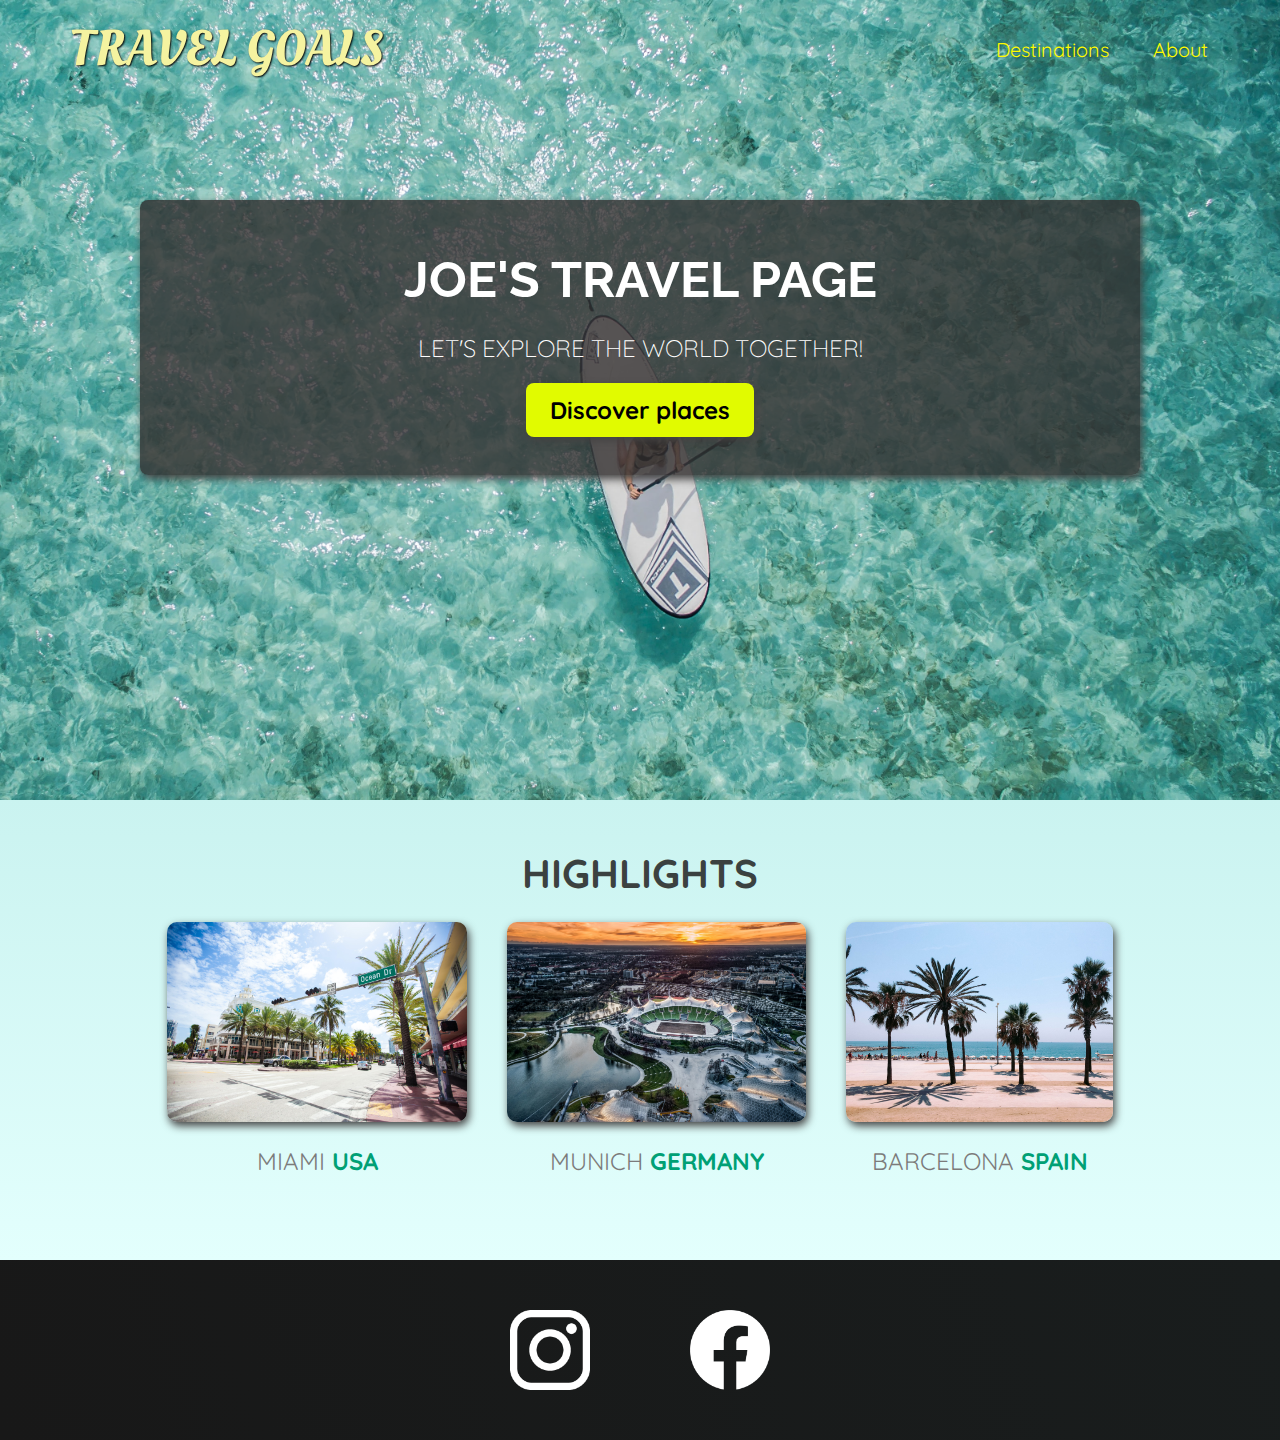
<file: index.html>
<!DOCTYPE html>
<html lang="en">
  <head>
    <meta charset="UTF-8" />
    <link
      href="https://fonts.googleapis.com/css2?family=Raleway:wght@700&family=Oleo+Script:wght@700&family=Quicksand:wght@300;500;700&display=swap"
      rel="stylesheet"
    />
    <link rel="stylesheet" href="styles.css" />
    <link rel="stylesheet" href="shared.css" />
    <title>Travel Goals</title>
  </head>
  <body>
    <header>
      <div id="page-logo">
        <a href="/index.html">Travel Goals</a>
      </div>
      <nav>
        <ul>
          <li><a href="/places.html">Destinations</a></li>
          <li><a href="">About</a></li>
        </ul>
      </nav>
    </header>
    <main>
      <section id="hero">
        <div id="hero-content">
          <h1>Joe's Travel Page</h1>
          <p>Let's explore the world together!</p>
          <a href="/places.html">Discover places</a>
        </div>
      </section>
      <section id="highlights">
        <h2>Highlights</h2>
        <ul id="destinations">
          <li class="destination">
            <img
              src="/images/places/miami.jpg"
              alt="Miami streets on a sunny day"
            />
            <p>Miami <strong> USA</strong></p>
          </li>
          <li class="destination">
            <img
              src="/images/places/munich.jpg"
              alt="Munich stadium in winter"
            />
            <p>Munich <strong>Germany</strong></p>
          </li>
          <li class="destination">
            <img
              src="/images/places/barcelona.jpg"
              alt="Palm beach in Barcelona"
            />
            <p>Barcelona <strong>Spain</strong></p>
          </li>
        </ul>
      </section>
    </main>
    <footer>
      <ul>
        <li>
          <a href="https://www.instagram.com" target="_blank"
            ><img src="/images/icons/insta.png" alt="Instagram logo"
          /></a>
        </li>
        <li>
          <a href="https://www.facebook.com" target="_blank"
            ><img src="/images/icons/facebook.png" alt="Facebook logo"
          /></a>
        </li>
      </ul>
    </footer>
  </body>
</html>
</file>
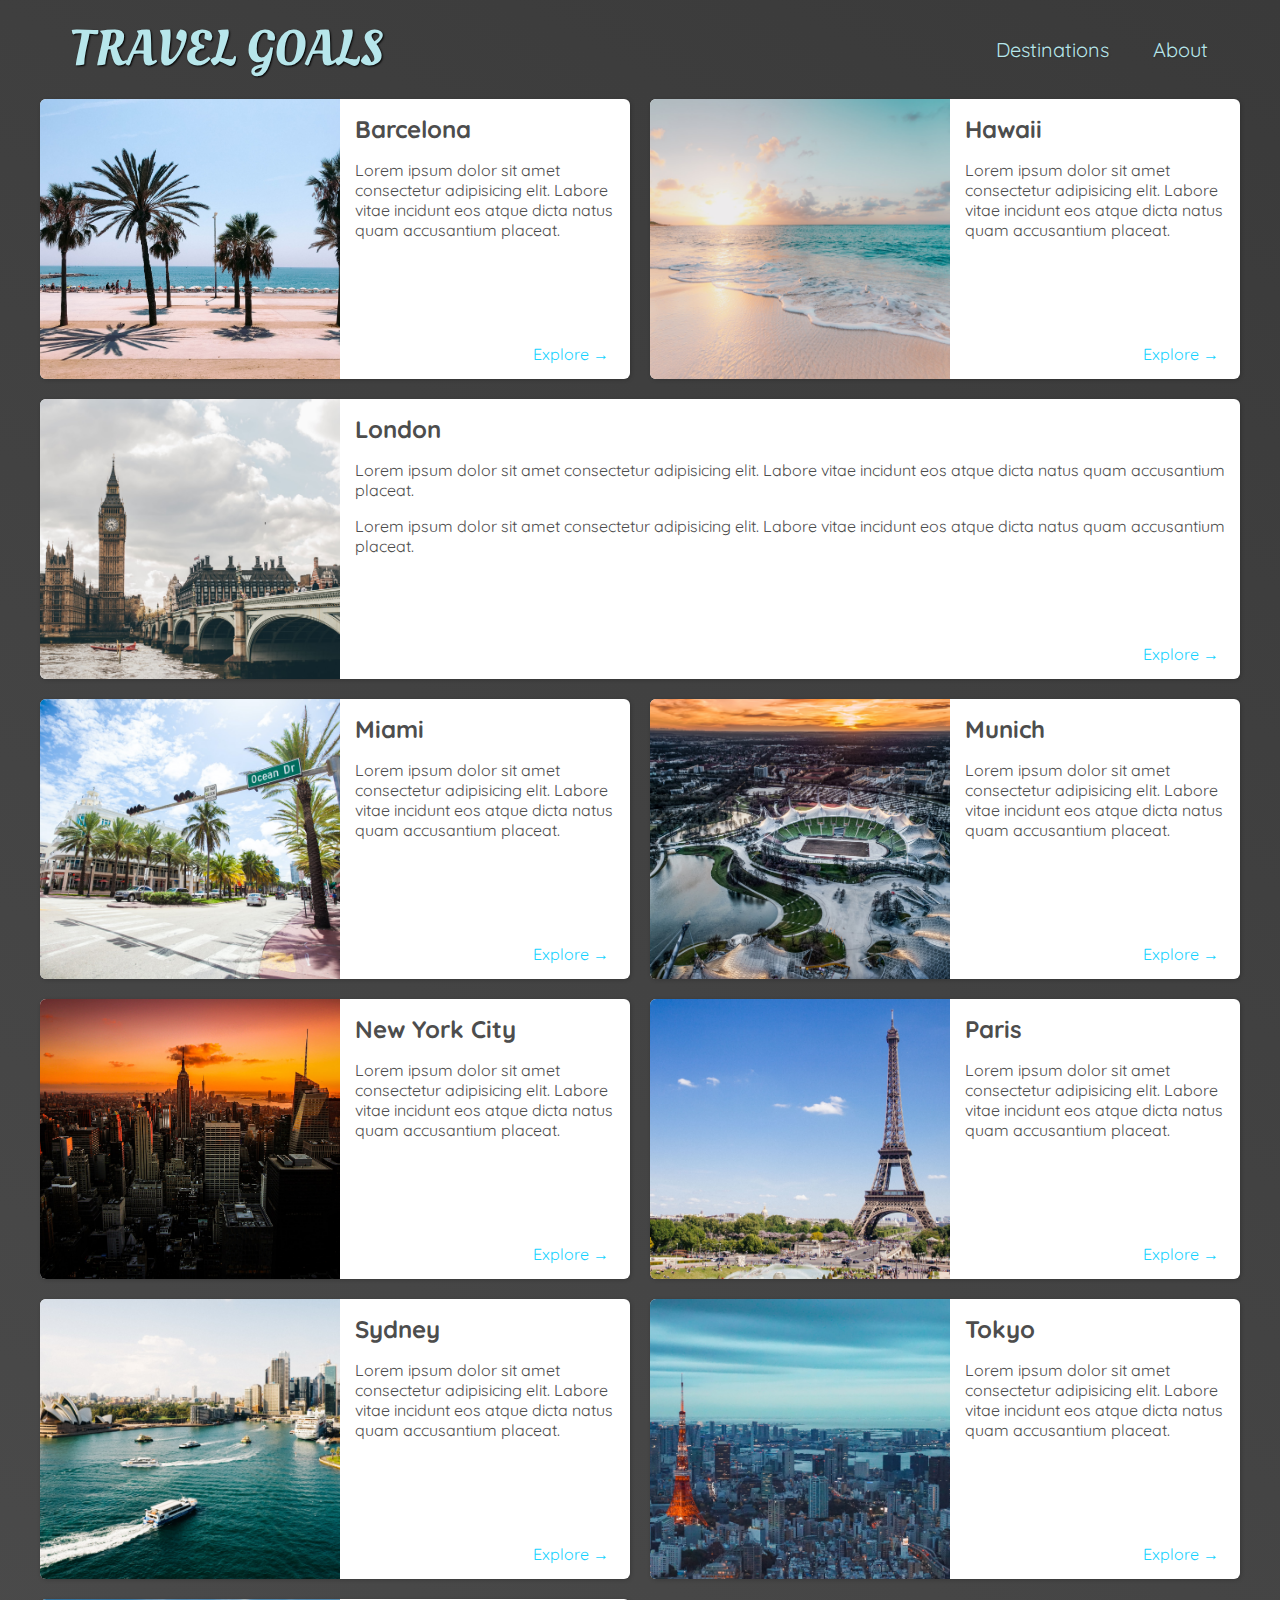
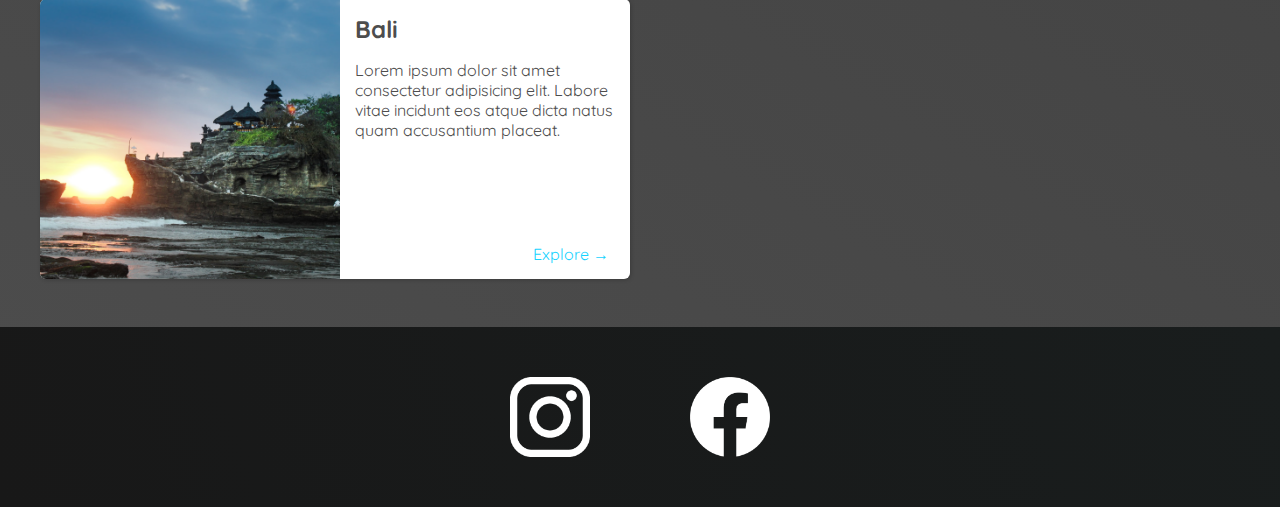
<file: places.html>
<!DOCTYPE html>
<html lang="en">
  <head>
    <meta charset="UTF-8" />
    <link
      href="https://fonts.googleapis.com/css2?family=Raleway:wght@700&family=Oleo+Script:wght@700&family=Quicksand:wght@300;500;700&display=swap"
      rel="stylesheet"
    />
    <link rel="stylesheet" href="shared.css" />
    <link rel="stylesheet" href="places.css" />
    <title>Travel Goals</title>
  </head>
  <body>
    <header>
      <div id="page-logo">
        <a href="/index.html">Travel Goals</a>
      </div>
      <nav>
        <ul>
          <li><a href="/places.html">Destinations</a></li>
          <li><a href="">About</a></li>
        </ul>
      </nav>
    </header>
    <main>
      <ul>
        <li>
          <img src="images/places/barcelona.jpg" alt="City of Barcelona" />
          <div class="item-content">
            <div>
              <h2>Barcelona</h2>
              <p>
                Lorem ipsum dolor sit amet consectetur adipisicing elit. Labore
                vitae incidunt eos atque dicta natus quam accusantium placeat.
              </p>
            </div>
            <div class="actions">
              <a href="https://en.wikipedia.org/wiki/Barcelona"  target="_blank" >Explore &#x2192</a>
            </div>
          </div>
        </li>
        <li>
          <img src="images/places/hawaii.jpg" alt="Hawaii beach" />
          <div class="item-content">
            <div>
              <h2>Hawaii</h2>
              <p>
                Lorem ipsum dolor sit amet consectetur adipisicing elit. Labore
                vitae incidunt eos atque dicta natus quam accusantium placeat.
              </p>
            </div>
            <div class="actions">
              <a href="hhttps://en.wikipedia.org/wiki/Hawaii"  target="_blank" >Explore &#x2192</a>
            </div>
          </div>
        </li>
        <li>
          <img src="images/places/london.jpg" alt="London city" />
          <div class="item-content">
            <div>
              <h2>London</h2>
              <p>
                Lorem ipsum dolor sit amet consectetur adipisicing elit. Labore
                vitae incidunt eos atque dicta natus quam accusantium placeat.
              </p>
              <p>
                Lorem ipsum dolor sit amet consectetur adipisicing elit. Labore
                vitae incidunt eos atque dicta natus quam accusantium placeat.
              </p>
            </div>
            <div class="actions">
              <a href="https://en.wikipedia.org/wiki/London" target="_blank" >Explore &#x2192</a>
            </div>
          </div>
        </li>
        <li>
          <img src="images/places/miami.jpg" alt="Miami streets" />
          <div class="item-content">
            <div>
              <h2>Miami</h2>
              <p>
                Lorem ipsum dolor sit amet consectetur adipisicing elit. Labore
                vitae incidunt eos atque dicta natus quam accusantium placeat.
              </p>
            </div>
            <div class="actions">
              <a href="https://en.wikipedia.org/wiki/Miami" target="_blank" >Explore &#x2192</a>
            </div>
          </div>
        </li>
        <li>
          <img src="images/places/munich.jpg" alt="Munich football stadium" />
          <div class="item-content">
            <div>
              <h2>Munich</h2>
              <p>
                Lorem ipsum dolor sit amet consectetur adipisicing elit. Labore
                vitae incidunt eos atque dicta natus quam accusantium placeat.
              </p>
            </div>
            <div class="actions">
              <a href="https://en.wikipedia.org/wiki/Munich" target="_blank" >Explore &#x2192</a>
            </div>
          </div>
        </li>
        <li>
          <img src="images/places/new-york-city.jpg" alt="New York City skyline" />
          <div class="item-content">
            <div>
              <h2>New York City</h2>
              <p>
                Lorem ipsum dolor sit amet consectetur adipisicing elit. Labore
                vitae incidunt eos atque dicta natus quam accusantium placeat.
              </p>
            </div>
            <div class="actions">
              <a href="https://en.wikipedia.org/wiki/New_York_City" target="_blank" 
                >Explore &#x2192</a
              >
            </div>
          </div>
        </li>
        <li>
          <img src="images/places/paris.jpg" alt="Paris city" />
          <div class="item-content">
            <div>
              <h2>Paris</h2>
              <p>
                Lorem ipsum dolor sit amet consectetur adipisicing elit. Labore
                vitae incidunt eos atque dicta natus quam accusantium placeat.
              </p>
            </div>
            <div class="actions">
              <a href="https://en.wikipedia.org/wiki/Paris" target="_blank" >Explore &#x2192</a>
            </div>
          </div>
        </li>
        <li>
          <img src="images/places/sydney.jpg" alt="Sydney beach" />
          <div class="item-content">
            <div>
              <h2>Sydney</h2>
              <p>
                Lorem ipsum dolor sit amet consectetur adipisicing elit. Labore
                vitae incidunt eos atque dicta natus quam accusantium placeat.
              </p>
            </div>
            <div class="actions">
              <a href="https://en.wikipedia.org/wiki/Sydney" target="_blank" >Explore &#x2192</a>
            </div>
          </div>
        </li>
        <li>
          <img src="images/places/tokyo.jpg" alt="Tokyo skyline" />
          <div class="item-content">
            <div>
              <h2>Tokyo</h2>
              <p>
                Lorem ipsum dolor sit amet consectetur adipisicing elit. Labore
                vitae incidunt eos atque dicta natus quam accusantium placeat.
              </p>
            </div>
            <div class="actions">
              <a href="https://en.wikipedia.org/wiki/Tokyo" target="_blank" >Explore &#x2192</a>
            </div>
          </div>
        </li>
        <li>
          <img src="images/places/bali.jpg" alt="Bali beach" />
          <div class="item-content">
            <div>
              <h2>Bali</h2>
              <p>
                Lorem ipsum dolor sit amet consectetur adipisicing elit. Labore
                vitae incidunt eos atque dicta natus quam accusantium placeat.
              </p>
            </div>
            <div class="actions">
              <a href="https://en.wikipedia.org/wiki/Bali" target="_blank" >Explore &#x2192</a>
            </div>
          </div>
        </li>
      </ul>
    </main>
    <footer>
      <ul>
        <li>
            <a href="https://www.instagram.com" target="_blank"
              ><img src="/images/icons/insta.png" alt="Instagram logo"
            /></a>
          </li>
          <li>
            <a href="https://www.facebook.com" target="_blank"
              ><img src="/images/icons/facebook.png" alt="Facebook logo"
            /></a>
          </li>
    </footer>
  </body>
</html>
</file>
<file: styles.css>
#hero {
    height: 800px;
    background-image: url("/images/places/ocean.jpg");
    background-size: cover;
}

#hero-content {
width: 900px;
background-color: rgba(51, 47, 47, 0.8);
box-shadow: 2px 4px 8px rgb(68, 67, 67);
border-radius: 8px;
text-align: center;
padding: 50px;
margin: 0 auto;
position: relative;
top: 200px;
}
#hero-content h1 {
    color: white;
    text-transform: uppercase;
    font-size: 50px;
    font-family: "Raleway", sans-serif;
    margin: 0;
}

#hero-content p {
    color: white;
    text-transform: uppercase;
    font-size: 24px;
    font-weight: 300;
    margin-bottom: 32px;
}

#hero-content a {
    text-decoration: none;
    background-color: rgb(225, 251, 0);
    padding: 12px 24px;
    color: black;
    font-size: 24px;
    font-weight: bold;
    border-radius: 8px;
    box-shadow: 2px 4px 8px rgb(68, 67, 67);
}

#hero-content a:hover {
    background-color: rgb(255, 238, 0);
}

#highlights {
    padding: 24px;
    background: linear-gradient(0deg, rgb(227, 255, 253), rgb(202, 243, 240));
}

#highlights h2 {
    text-transform: uppercase;
    text-align: center;
    font-size: 40px;
    color: rgb(59, 65, 64);
    margin: 24px 0;
}

#destinations {
    display: flex;
    width: 90%;
    margin: auto;
    margin-bottom: 40px;
    justify-content: center;
}

.destination {
    margin: 0 20px;
}

.destination p {
    text-align: center;
    text-transform: uppercase;
    font-size: 24px;
    color: rgb(124, 123, 123);
    margin: 20px 0;
}

.destination img{
    height: 200px;
    width: 100%;
    box-shadow: 2px 4px 8px rgb(68, 67, 67);
    border-radius: 10px;
    object-fit: cover;
}

.destination strong {
    color: rgb(0, 160, 117);
}
</file>
<file: shared.css>
body {
    font-family: "Quicksand", "sans-serif";
    margin: 0;
}

ul {
    list-style: none;
    margin: 0;
    padding: 0;   
}

header {
    display: flex;
    justify-content: space-between;
    align-items: center;
    padding: 15px 60px;
    position: absolute;
    width: 100%;
    top: 0;
    left: 0;
    box-sizing: border-box;
}

#page-logo a {
    padding: 10px;
    font-family: "Oleo Script", "sans-serif";
    color: rgb(245, 243, 160);
    font-size: 50px;
    text-decoration: none;
    text-transform: uppercase;
    text-shadow: 1px 1px 2px rgb(0,0,0);
}

header ul {
    display: flex;
}

header li {
    margin-left: 20px;
}

header a {
    color: rgb(255, 251, 0);
    text-decoration: none;
    font-size: 20px;
    padding: 12px;
    text-shadow: 1px 1px 2px rgb(0, 0, 0, 0.2);
    border-radius: 8px;
}

header nav a:hover {
    color: rgb(77, 77, 77);
    background-color: rgb(255, 251, 0);
}

footer {
    background: linear-gradient(70deg, rgb(24, 24, 24), rgb(25, 29, 29));
}

footer ul {
    display: flex;
    justify-content: center;
    /* padding: 40px; */
}

footer li {
    width: 80px;
    height: 80px;
    margin: 50px 50px;
}

footer img {
    width: 100%;
    height: 100%;
}
</file>
<file: places.css>
body {
    background: linear-gradient(30deg, rgb(77, 77, 77), rgb(58, 58, 58));
    color: rgb(68, 68, 68);
}

#page-logo a {
    color: rgb(183, 230, 235);
}

header {
    position: static;
}

header a {
    color: rgb(183, 230, 235);
}

header nav a:hover {
    background-color: rgb(183, 230, 235);
    color: rgb(59, 59, 59);
}

main ul {
    width: 1200px;
    margin: 0 auto 48px auto;
    display: grid;
    grid-template-columns: 1fr 1fr;
    gap: 20px 20px;
}

main li {
    display: flex;
    background-color: white;
    box-shadow: 1px 1px 4px rgb(0, 0, 0, 0.2);
    border-radius: 6px;
    overflow: hidden;
    /* width: 500px; */
}

main li:nth-of-type(3) {
    grid-column: 1 / span 2;
}

main li img {
    width: 300px;
    height: 280px;
    object-fit: cover;
}

.item-content {
    padding: 15px;
    display: flex;
    flex-direction: column;
    justify-content: space-between;
    color: rgb(77, 77, 77)
}

.item-content h2 {
    margin: 0;
}

.actions {
    text-align: right;
}

.actions a {
    text-decoration: none;
    padding: 6px;
    color: rgb(22, 211, 288);
}

.actions a:hover {
    cursor:pointer;
    background-color: rgb(235, 253, 255);
    border-radius: 5px;
}
</file>
